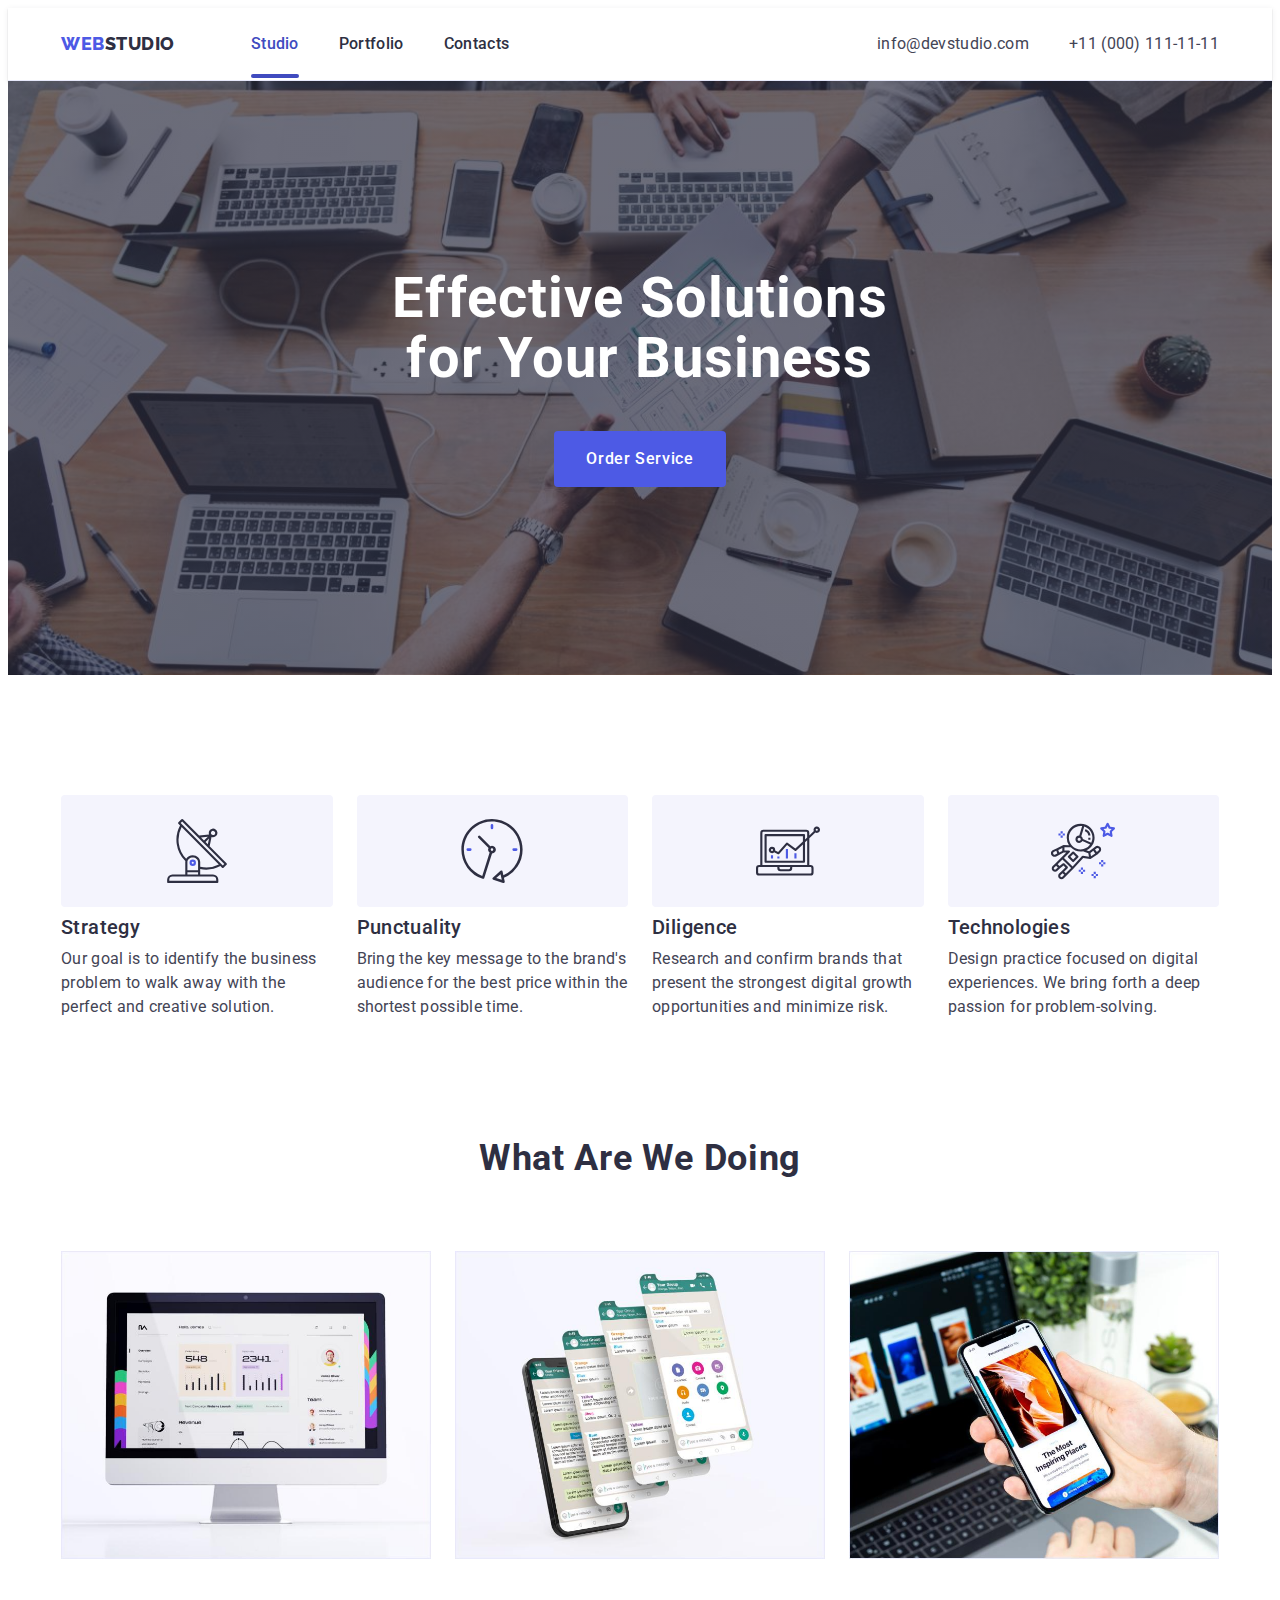
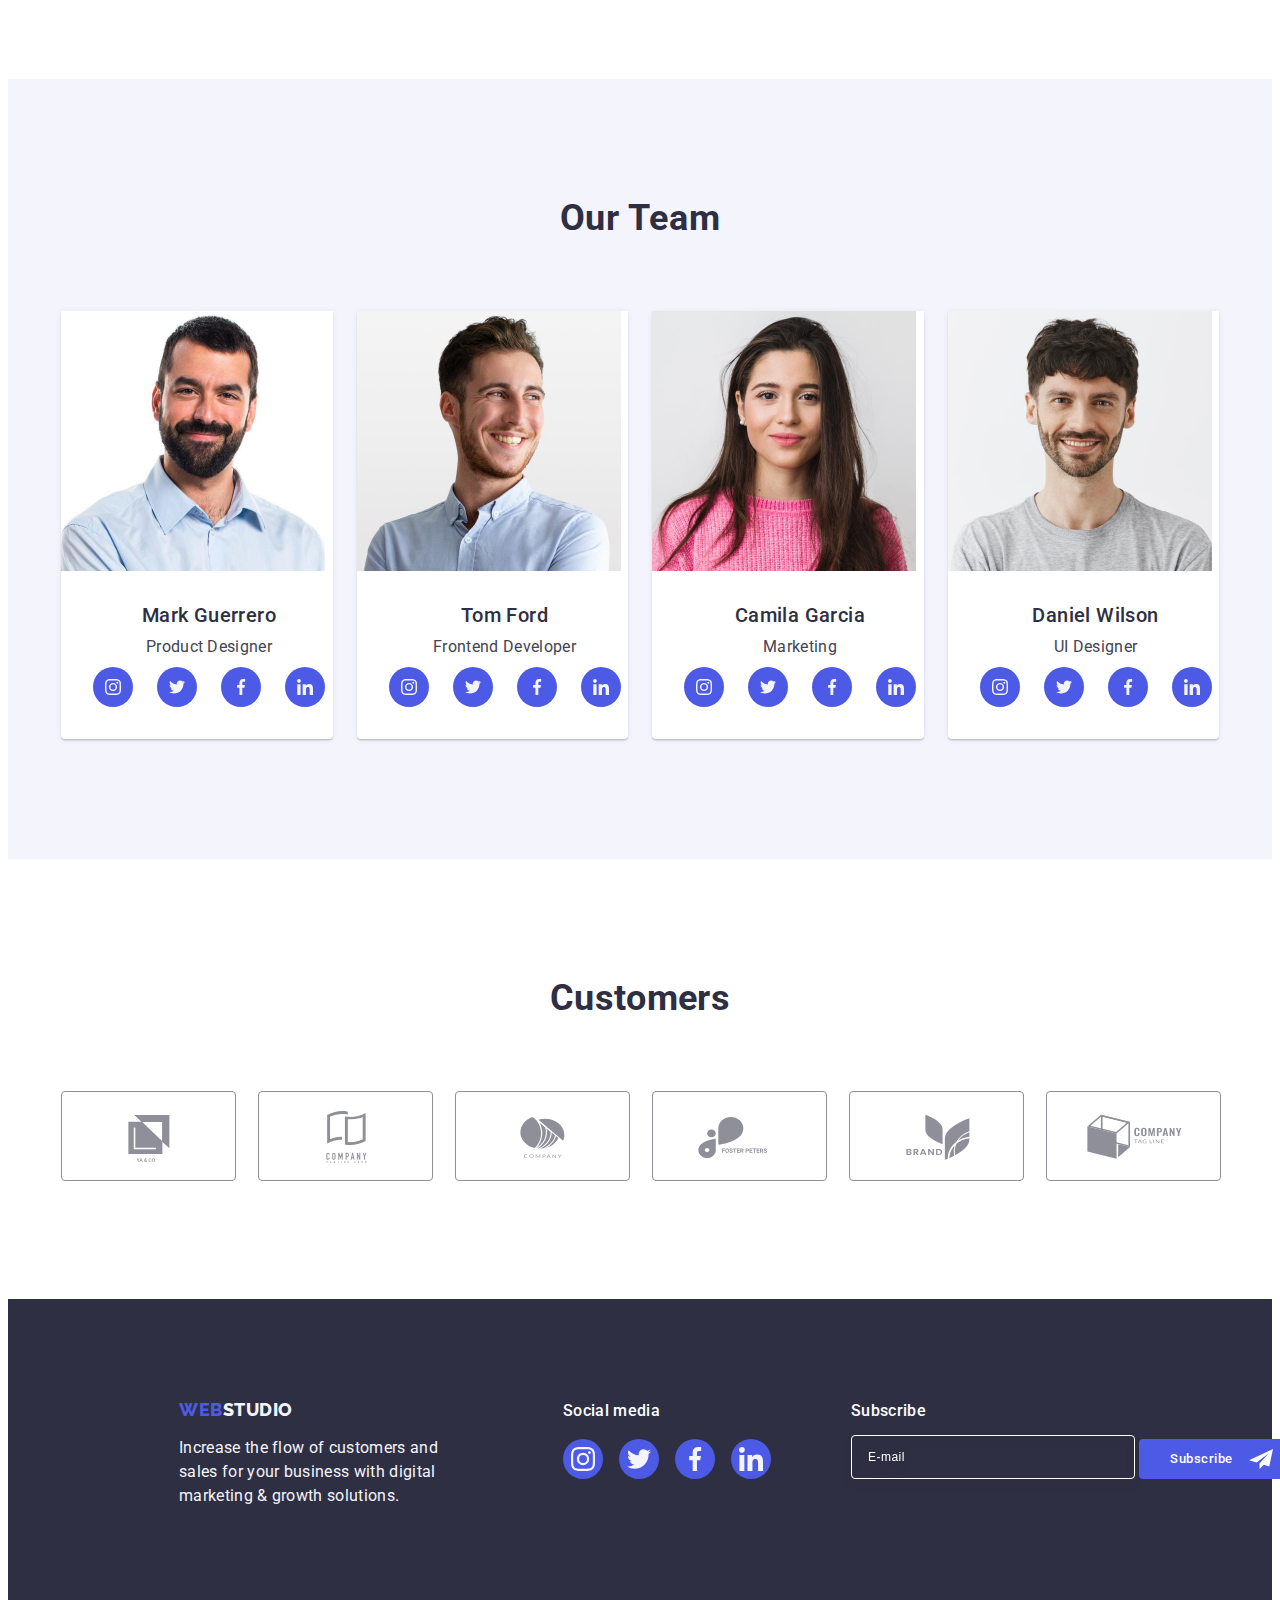
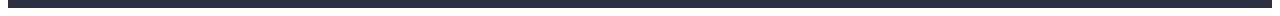
<file: index.html>
<!DOCTYPE html>
<html lang="en">
  <head>
    <meta charset="UTF-8" />
    <meta http-equiv="X-UA-Compatible" content="IE=edge" />
    <meta name="viewport" content="width=device-width, initial-scale=1.0" />
    <title>studio</title>
    <link rel="preconnect" href="https://fonts.googleapis.com" />
    <link rel="preconnect" href="https://fonts.gstatic.com" crossorigin />
    <link
      href="https://fonts.googleapis.com/css2?family=Raleway:wght@700&family=Roboto:wght@400;500;700;900&display=swap"
      rel="stylesheet"
    />
    <link
      rel="stylesheet"
      href="https://cdnjs.cloudflare.com/ajax/libs/modern-normalize/2.0.0/modern-normalize.min.css"
      integrity="sha512-4xo8blKMVCiXpTaLzQSLSw3KFOVPWhm/TRtuPVc4WG6kUgjH6J03IBuG7JZPkcWMxJ5huwaBpOpnwYElP/m6wg=="
      crossorigin="anonymous"
      referrerpolicy="no-referrer"
    />
    <link rel="stylesheet" href="./css/styles.css" />
  </head>
  <body>
    <header class="header">
      <div class="container">
        <nav class="header-nav">
          <a class="logo link logo-header" href="/"
            >Web<span class="logo-dark">Studio</span>
          </a>

          <ul class="header-list list">
            <li class="header-item">
              <a class="header-link current-page link" href="./index.html"
                >Studio</a
              >
            </li>
            <li class="header-item">
              <a class="header-link link" href="./portfolio.html">Portfolio</a>
            </li>
            <li class="header-item">
              <a class="header-link link" href="">Contacts</a>
            </li>
          </ul>
        </nav>

        <address class="contacts">
          <ul class="header-contact-list list">
            <li class="header-contact-item">
              <a
                class="header-contact-link link"
                href="mailto:info@devstudio.com"
                >info@devstudio.com</a
              >
            </li>
            <li class="header-contact-item">
              <a class="header-contact-link link" href="tel:+110001111111"
                >+11 (000) 111-11-11</a
              >
            </li>
          </ul>
        </address>
      </div>
    </header>

    <main>
      <section class="hero">
        <div class="container container-hero">
          <h1 class="hero-title">Effective Solutions for Your Business</h1>
          <button type="button" class="hero-button buttons" data-modal-open>
            Order Service
          </button>
        </div>
      </section>

      <section class="skills">
        <div class="container container-skills">
          <h2 class="ivh-title visually-hidden">stealth header</h2>
          <ul class="list-skills list">
            <li class="item-skills">
              <div class="container-skills-icons">
                <svg class="skills-icon" width="64" height="64">
                  <use href="./images/icons.svg#icon-antenna"></use>
                </svg>
              </div>
              <h3 class="skills-header top-header">Strategy</h3>
              <p class="skills-description text">
                Our goal is to identify the business problem to walk away with
                the perfect and creative solution.
              </p>
            </li>
            <li class="item-skills">
              <div class="container-skills-icons">
                <svg class="skills-icon" width="64" height="64">
                  <use href="./images/icons.svg#icon-clock"></use>
                </svg>
              </div>
              <h3 class="skills-header top-header">Punctuality</h3>
              <p class="skills-description text">
                Bring the key message to the brand's audience for the best price
                within the shortest possible time.
              </p>
            </li>
            <li class="item-skills">
              <div class="container-skills-icons">
                <svg class="skills-icon" width="64" height="64">
                  <use href="./images/icons.svg#icon-diagram"></use>
                </svg>
              </div>
              <h3 class="skills-header top-header">Diligence</h3>
              <p class="skills-description text">
                Research and confirm brands that present the strongest digital
                growth opportunities and minimize risk.
              </p>
            </li>
            <li class="item-skills">
              <div class="container-skills-icons">
                <svg class="skills-icon" width="64" height="64">
                  <use href="./images/icons.svg#icon-astronaut"></use>
                </svg>
              </div>
              <h3 class="skills-header top-header">Technologies</h3>
              <p class="skills-description text">
                Design practice focused on digital experiences. We bring forth a
                deep passion for problem-solving.
              </p>
            </li>
          </ul>
        </div>
      </section>

      <section class="wedoing">
        <div class="container container-wedoing">
          <h2 class="wedoing-header section-header">What are we doing</h2>
          <ul class="wedoing-list list">
            <li class="wedoing-item">
              <img
                src="./images/index/analitycs.jpg"
                alt="screen with analytics information"
                width="370"
                class="wedoing-pic"
              />
            </li>
            <li class="wedoing-item">
              <img
                src="./images/index/mobile_apps.jpg"
                alt="proces of mobile apps developing"
                width="370"
                class="wedoing-pic"
              />
            </li>
            <li class="wedoing-item">
              <img
                src="./images/index/ui_design.jpg"
                alt="demonstration of ui design"
                width="370"
                class="wedoing-pic"
              />
            </li>
          </ul>
        </div>
      </section>

      <section class="team">
        <div class="container container-team">
          <h2 class="team-header section-header">Our Team</h2>
          <ul class="team-list list">
            <li class="team-item">
              <img
                src="./images/index/product_designer.jpg"
                alt="a men hwo are product Designer"
                width="270"
                class="team-pic"
              />
              <div class="container container-members">
                <h3 class="team-header-name top-header">Mark Guerrero</h3>
                <p class="team-paragraph text">Product Designer</p>
                <ul class="soc-team-list list">
                  <li class="soc-team-item">
                    <a href="" class="soc-link-team">
                      <svg class="team-icon" width="16" height="16">
                        <use href="./images/icons.svg#icon-instagram"></use>
                      </svg>
                    </a>
                  </li>
                  <li class="soc-team-item">
                    <a href="" class="soc-link-team">
                      <svg class="team-icon" width="16" height="16">
                        <use href="./images/icons.svg#icon-twitter"></use>
                      </svg>
                    </a>
                  </li>
                  <li class="soc-team-item">
                    <a href="" class="soc-link-team">
                      <svg class="team-icon" width="16" height="16">
                        <use href="./images/icons.svg#icon-facebook"></use>
                      </svg>
                    </a>
                  </li>
                  <li class="soc-team-item">
                    <a href="" class="soc-link-team">
                      <svg class="team-icon" width="16" height="16">
                        <use href="./images/icons.svg#icon-linkedin"></use>
                      </svg>
                    </a>
                  </li>
                </ul>
              </div>
            </li>
            <li class="team-item">
              <img
                src="./images/index/frontend_developer.jpg"
                alt="a men hwo are frontend developer"
                width="270"
                class="team-pic"
              />
              <div class="container container-members">
                <h3 class="team-header-name top-header">Tom Ford</h3>
                <p class="team-paragraph text">Frontend Developer</p>
                <ul class="soc-team-list list">
                  <li class="soc-team-item">
                    <a href="" class="soc-link-team">
                      <svg class="team-icon" width="16" height="16">
                        <use href="./images/icons.svg#icon-instagram"></use>
                      </svg>
                    </a>
                  </li>
                  <li class="soc-team-item">
                    <a href="" class="soc-link-team">
                      <svg class="team-icon" width="16" height="16">
                        <use href="./images/icons.svg#icon-twitter"></use>
                      </svg>
                    </a>
                  </li>
                  <li class="soc-team-item">
                    <a href="" class="soc-link-team">
                      <svg class="team-icon" width="16" height="16">
                        <use href="./images/icons.svg#icon-facebook"></use>
                      </svg>
                    </a>
                  </li>
                  <li class="soc-team-item">
                    <a href="" class="soc-link-team">
                      <svg class="team-icon" width="16" height="16">
                        <use href="./images/icons.svg#icon-linkedin"></use>
                      </svg>
                    </a>
                  </li>
                </ul>
              </div>
            </li>
            <li class="team-item">
              <img
                src="./images/index/marketing.jpg"
                alt="a woman who are into marketing"
                width="270"
                class="team-pic"
              />
              <div class="container container-members">
                <h3 class="team-header-name top-header">Camila Garcia</h3>
                <p class="team-paragraph text">Marketing</p>
                <ul class="soc-team-list list">
                  <li class="soc-team-item">
                    <a href="" class="soc-link-team">
                      <svg class="team-icon" width="16" height="16">
                        <use href="./images/icons.svg#icon-instagram"></use>
                      </svg>
                    </a>
                  </li>
                  <li class="soc-team-item">
                    <a href="" class="soc-link-team">
                      <svg class="team-icon" width="16" height="16">
                        <use href="./images/icons.svg#icon-twitter"></use>
                      </svg>
                    </a>
                  </li>
                  <li class="soc-team-item">
                    <a href="" class="soc-link-team">
                      <svg class="team-icon" width="16" height="16">
                        <use href="./images/icons.svg#icon-facebook"></use>
                      </svg>
                    </a>
                  </li>
                  <li class="soc-team-item">
                    <a href="" class="soc-link-team">
                      <svg class="team-icon" width="16" height="16">
                        <use href="./images/icons.svg#icon-linkedin"></use>
                      </svg>
                    </a>
                  </li>
                </ul>
              </div>
            </li>
            <li class="team-item">
              <img
                src="./images/index/ui_designer.jpg"
                alt="a men who are ui designer"
                width="270"
                class="team-pic"
              />
              <div class="container container-members">
                <h3 class="team-header-name top-header">Daniel Wilson</h3>
                <p class="team-paragraph text">UI Designer</p>
                <ul class="soc-team-list list">
                  <li class="soc-team-item">
                    <a href="" class="soc-link-team">
                      <svg class="team-icon" width="16" height="16">
                        <use href="./images/icons.svg#icon-instagram"></use>
                      </svg>
                    </a>
                  </li>
                  <li class="soc-team-item">
                    <a href="" class="soc-link-team">
                      <svg class="team-icon" width="16" height="16">
                        <use href="./images/icons.svg#icon-twitter"></use>
                      </svg>
                    </a>
                  </li>
                  <li class="soc-team-item">
                    <a href="" class="soc-link-team">
                      <svg class="team-icon" width="16" height="16">
                        <use href="./images/icons.svg#icon-facebook"></use>
                      </svg>
                    </a>
                  </li>
                  <li class="soc-team-item">
                    <a href="" class="soc-link-team">
                      <svg class="team-icon" width="16" height="16">
                        <use href="./images/icons.svg#icon-linkedin"></use>
                      </svg>
                    </a>
                  </li>
                </ul>
              </div>
            </li>
          </ul>
        </div>
      </section>

      <section class="customers-section">
        <div class="container container-customers">
          <h2 class="title-customers">Customers</h2>
          <ul class="list-customers">
            <li class="item-customers">
              <a class="link-customers" href="">
                <svg class="icon-customers" width="104" height="56">
                  <use href="./images/icons.svg#icon-client1"></use>
                </svg>
              </a>
            </li>
            <li class="item-customers">
              <a class="link-customers" href="">
                <svg class="icon-customers" width="104" height="56">
                  <use href="./images/icons.svg#icon-client2"></use>
                </svg>
              </a>
            </li>
            <li class="item-customers">
              <a class="link-customers" href="">
                <svg class="icon-customers" width="104" height="56">
                  <use href="./images/icons.svg#icon-client3"></use>
                </svg>
              </a>
            </li>
            <li class="item-customers">
              <a class="link-customers" href="">
                <svg class="icon-customers" width="104" height="56">
                  <use href="./images/icons.svg#icon-client4"></use>
                </svg>
              </a>
            </li>
            <li class="item-customers">
              <a class="link-customers" href="">
                <svg class="icon-customers" width="104" height="56">
                  <use href="./images/icons.svg#icon-client5"></use>
                </svg>
              </a>
            </li>
            <li class="item-customers">
              <a class="link-customers" href="">
                <svg class="icon-customers" width="104" height="56">
                  <use href="./images/icons.svg#icon-client6"></use>
                </svg>
              </a>
            </li>
          </ul>
        </div>
      </section>
    </main>

    <footer class="footer">
      <div class="container footer-logo-container">
        <div class="footer-first-container">
          <a class="logo-footer logo link" href="/"
            >Web<span class="logo-footer logo-white">Studio</span>
          </a>
          <p class="footer-paragraph">
            Increase the flow of customers and sales for your business with
            digital marketing & growth solutions.
          </p>
        </div>

        <div class="footer-icons-container">
          <p class="soc-footer-paragraph">Social media</p>
          <ul class="footer-soc-list">
            <li class="footer-soc-item">
              <a class="footer-soc-link" href="">
                <svg width="24" height="24" class="footer-icons">
                  <use href="./images/icons.svg#icon-instagram"></use>
                </svg>
              </a>
            </li>
            <li class="footer-soc-item">
              <a class="footer-soc-link" href="">
                <svg width="24" height="24" class="footer-icons">
                  <use href="./images/icons.svg#icon-twitter"></use>
                </svg>
              </a>
            </li>
            <li class="footer-soc-item">
              <a class="footer-soc-link" href="">
                <svg width="24" height="24" class="footer-icons">
                  <use href="./images/icons.svg#icon-facebook"></use>
                </svg>
              </a>
            </li>
            <li class="footer-soc-item">
              <a class="footer-soc-link" href="">
                <svg width="24" height="24" class="footer-icons">
                  <use href="./images/icons.svg#icon-linkedin"></use>
                </svg>
              </a>
            </li>
          </ul>
        </div>

        <div class="footer-container-form">
          <p class="footer-form-paragraph">Subscribe</p>
          <form class="footer-form">
            <label for="email" class="footer-label">
              <input type="email" name="email" placeholder="E-mail" id="email" class="footer-input">
            </label>
            <button type="submit" class="footer-form-button">Subscribe
              <svg class="subscribe-footer-img" width="24" height="24">
                <use class="footer-airplane" href="./images/icons.svg#icon-airplane"></use>
              </svg>
            </button>
          </form>
        </div>
      </div>
    </footer>

    <div class="modal-section is-hidden" data-modal>
      <div class="modal-window">
        <button type="button" data-modal-close class="modal-button-close">
          <svg class="modal-icon-close mod-ic-close" width="8" height="8">
            <use href="./images/icons.svg#icon-close-black"></use>
          </svg>
        </button>

        <p class="modal-title">Leave your contacts and we will call you back</p>
        <form class="modal-form">

          <div class="modal-container">
            <label for="user-name" class="label-modal">Name</label>
            <div class="svg-label-modal">
              <input
                type="text"
                name="user-name"
                class="user-data"
                id="user-name"
              />
              <svg width="18" height="24" class="input-svg-modal">
                <use href="./images/icons.svg#icon-person"></use>
              </svg>
            </div>
            </div>

            <div class="modal-container">
            <label for="user-phone" class="label-modal">Phone</label>
            <div class="svg-label-modal">
              <input
                type="text"
                name="user-phone"
                class="user-data"
                id="user-phone"
              />
              <svg width="18" height="24" class="input-svg-modal">
                <use href="./images/icons.svg#icon-phone"></use>
              </svg>
            </div>
            </div>

            <div class="modal-container">
            <label for="user-email" class="label-modal">Email</label>
            <div class="svg-label-modal">
              <input
                type="text"
                name="user-email"
                class="user-data"
                id="user-email"
              />
              <svg width="18" height="24" class="input-svg-modal">
                <use href="./images/icons.svg#icon-email"></use>
              </svg>
            </div>
            </div>

            <div class="textarea-container">
              <label for="user-comment" class="label-modal">Comment</label>
              <textarea 
              class="user-textarea"
              name="user-comment" 
              id="user-comment" 
              placeholder="Text input" 
              cols="30" 
              rows="10"></textarea>
            </div>

            <div class="modal-checkbox-container">
              <input type="checkbox" id="user-privacy" value="true" name="user-privacy" class="modal-checkbox-input visually-hidden">
              <label for="user-privacy" class="modal-checkbox-label">
                <span class="mod-checkbox-span">
                  <svg width="10" height="8" class="modal-svg-vector">
                    <use href="./images/icons.svg#icon-vector"></use>
                  </svg>
                </span>
                I accept the terms and conditions of the
                <a href="" class="modal-privacy">Privacy Policy</a>
              </label>
            </div>

            <button type="submit" class="modal-send">Send</button>
        </form>
      </div>
    </div>
    <script src="./js/modal.js"></script>
  </body>
</html>
</file>
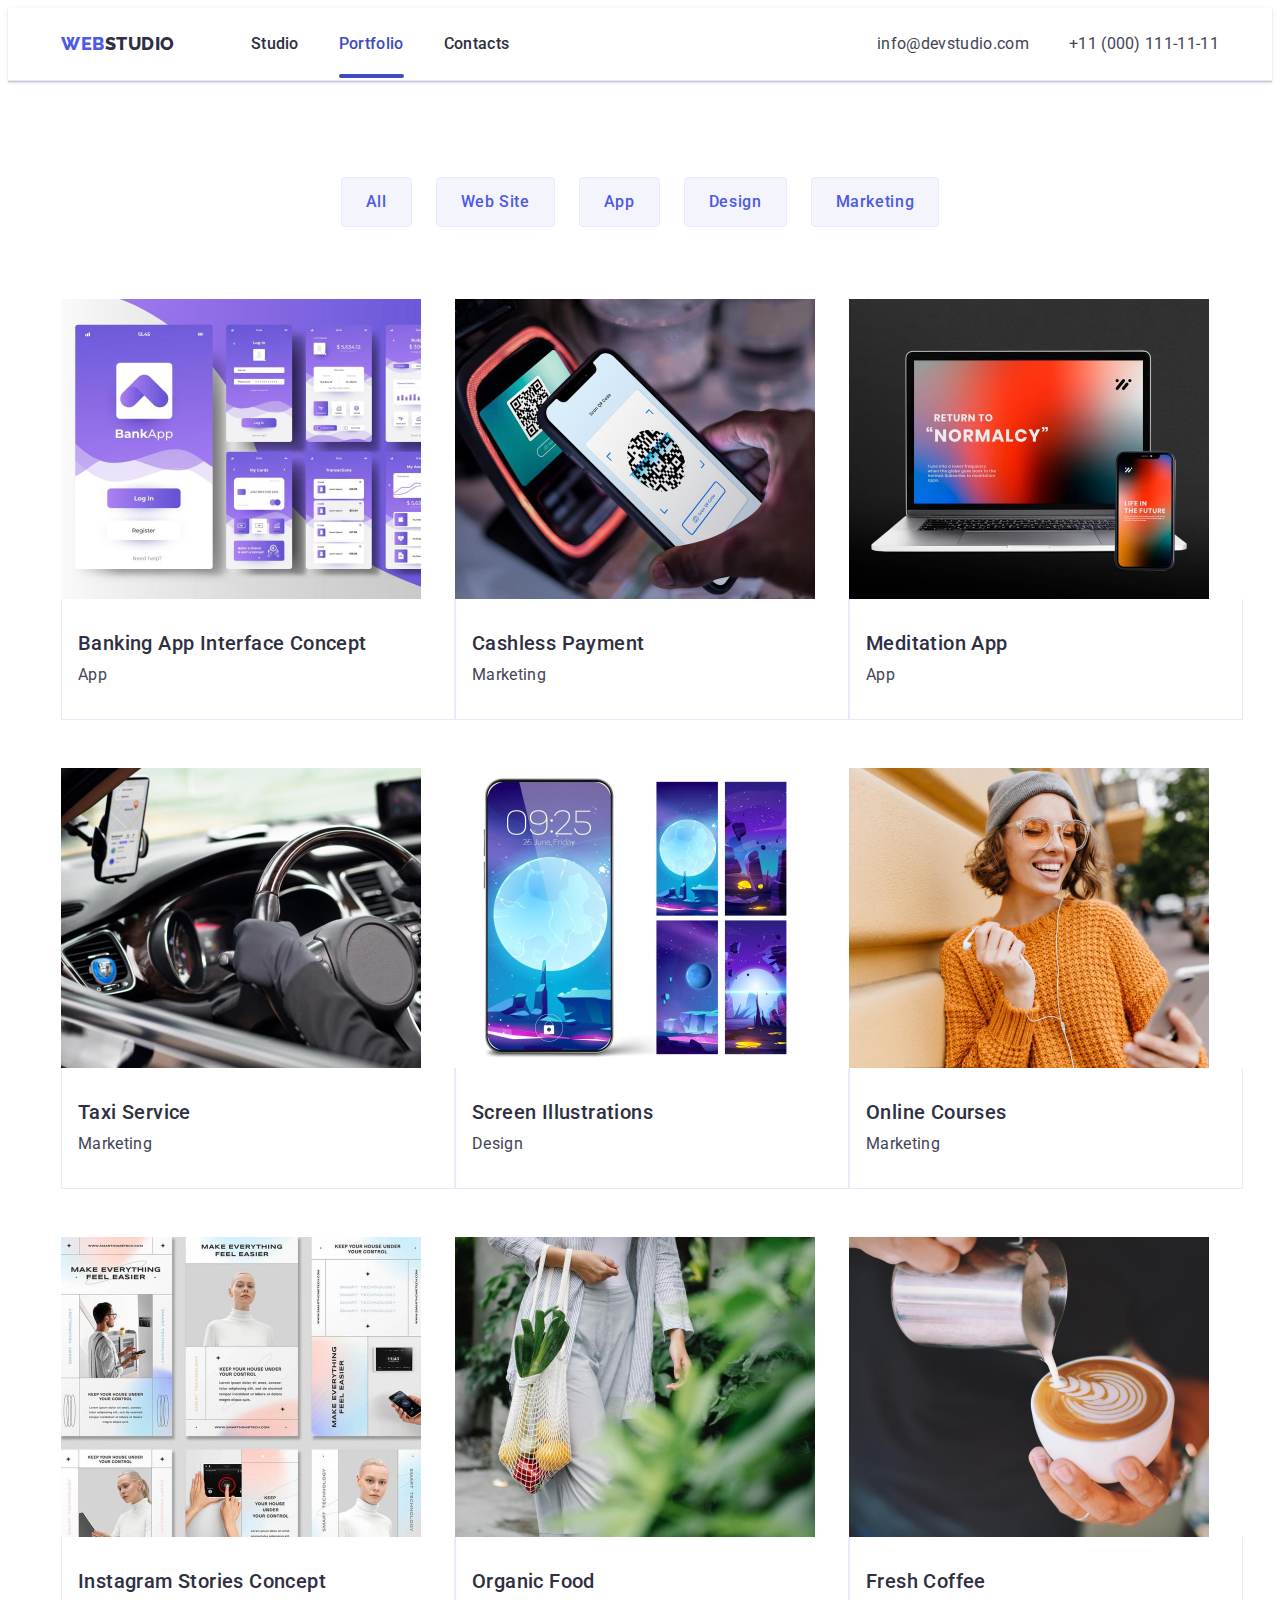
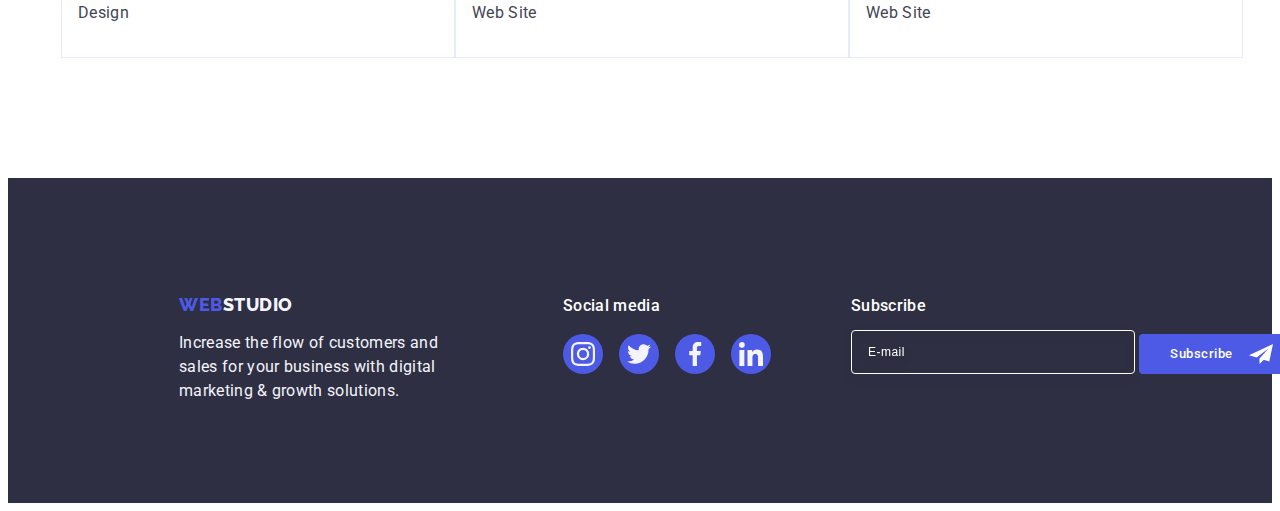
<file: portfolio.html>
<!DOCTYPE html>
<html lang="en">
  <head>
    <meta charset="UTF-8" />
    <meta http-equiv="X-UA-Compatible" content="IE=edge" />
    <meta name="viewport" content="width=device-width, initial-scale=1.0" />
    <title>portfolio</title>
    <link rel="preconnect" href="https://fonts.googleapis.com" />
    <link rel="preconnect" href="https://fonts.gstatic.com" crossorigin />
    <link
      href="https://fonts.googleapis.com/css2?family=Raleway:wght@700&family=Roboto:wght@400;500;700;900&display=swap"
      rel="stylesheet"
    />
    <link
      rel="stylesheet"
      href="https://cdnjs.cloudflare.com/ajax/libs/modern-normalize/2.0.0/modern-normalize.min.css"
      integrity="sha512-4xo8blKMVCiXpTaLzQSLSw3KFOVPWhm/TRtuPVc4WG6kUgjH6J03IBuG7JZPkcWMxJ5huwaBpOpnwYElP/m6wg=="
      crossorigin="anonymous"
      referrerpolicy="no-referrer"
    />
    <link rel="stylesheet" href="./css/styles.css" />
  </head>
  <body class="portfolio">
    <header class="header">
      <div class="container header-container">
        <nav class="header-nav">
          <a class="logo link logo-header" href="/"
            >Web<span class="logo-dark">Studio</span>
          </a>

          <ul class="header-list list">
            <li class="header-item">
              <a class="header-link link" href="./index.html">Studio</a>
            </li>
            <li class="header-item">
              <a class="header-link current-page link" href="./portfolio.html"
                >Portfolio</a
              >
            </li>
            <li class="header-item">
              <a class="header-link link" href="">Contacts</a>
            </li>
          </ul>
        </nav>

        <address class="contacts">
          <ul class="header-contact-list list">
            <li class="header-contact-item">
              <a
                class="header-contact-link link"
                href="mailto:info@devstudio.com"
                >info@devstudio.com</a
              >
            </li>
            <li class="header-contact-item">
              <a class="header-contact-link link" href="tel:+110001111111"
                >+11 (000) 111-11-11</a
              >
            </li>
          </ul>
        </address>
      </div>
    </header>

    <main>
      <section class="projects">
        <div class="container">
          <h1 class="vh-title visually-hidden">lels</h1>
          <ul class="projects-list-buttons list">
            <li class="project-item-buttons">
              <button type="button" class="project-button buttons">All</button>
            </li>
            <li class="project-item-buttons">
              <button type="button" class="project-button buttons">
                Web Site
              </button>
            </li>
            <li class="project-item-buttons">
              <button type="button" class="project-button buttons">App</button>
            </li>
            <li class="project-item-buttons">
              <button type="button" class="project-button buttons">
                Design
              </button>
            </li>
            <li class="project-item-buttons">
              <button type="button" class="project-button buttons">
                Marketing
              </button>
            </li>
          </ul>

          <ul class="projects-list list">
            <li class="projects-item">
              <a class="project-link link" href="/">
                <div class="project-img-container">
                  <img
                    src="./images/portfolio/banking_app.jpg"
                    alt="image of Banking App Interface Concept"
                    width="370"
                    class="portfolio-pic"
                  />
                  <p class="animation-paragraph">
                    14 Stylish and User-Friendly App Design Concepts · Task
                    Manager App · Calorie Tracker App · Exotic Fruit Ecommerce
                    App · Cloud Storage App
                  </p>
                </div>
                <div class="container container-project">
                  <h2 class="project-header top-header">
                    Banking App Interface Concept
                  </h2>
                  <p class="project-paragraph">App</p>
                </div>
              </a>
            </li>
            <li class="projects-item">
              <a class="project-link link" href="/">
                <div class="project-img-container">
                  <img
                    src="./images/portfolio/cashless_payment.jpg"
                    alt="image of Cashless Payment"
                    width="370"
                    class="portfolio-pic"
                  />
                  <p class="animation-paragraph">
                    14 Stylish and User-Friendly App Design Concepts · Task
                    Manager App · Calorie Tracker App · Exotic Fruit Ecommerce
                    App · Cloud Storage App
                  </p>
                </div>
                <div class="container container-project">
                  <h2 class="project-header top-header">Cashless Payment</h2>
                  <p class="project-paragraph">Marketing</p>
                </div>
              </a>
            </li>
            <li class="projects-item">
              <a class="project-link link" href="/">
                <div class="project-img-container">
                  <img
                    src="./images/portfolio/meditation_app.jpg"
                    alt="image of Meditation App"
                    width="370"
                    class="portfolio-pic"
                  />
                  <p class="animation-paragraph">
                    14 Stylish and User-Friendly App Design Concepts · Task
                    Manager App · Calorie Tracker App · Exotic Fruit Ecommerce
                    App · Cloud Storage App
                  </p>
                </div>
                <div class="container container-project">
                  <h2 class="project-header top-header">Meditation App</h2>
                  <p class="project-paragraph">App</p>
                </div>
              </a>
            </li>
            <li class="projects-item">
              <a class="project-link link" href="/">
                <div class="project-img-container">
                  <img
                    src="./images/portfolio/taxi_service.jpg"
                    alt="image of using Taxi Service app in car"
                    width="370"
                    class="portfolio-pic"
                  />
                  <p class="animation-paragraph">
                    14 Stylish and User-Friendly App Design Concepts · Task
                    Manager App · Calorie Tracker App · Exotic Fruit Ecommerce
                    App · Cloud Storage App
                  </p>
                </div>
                <div class="container container-project">
                  <h2 class="project-header top-header">Taxi Service</h2>
                  <p class="project-paragraph">Marketing</p>
                </div>
              </a>
            </li>
            <li class="projects-item">
              <a class="project-link link" href="/">
                <div class="project-img-container">
                  <img
                    src="./images/portfolio/screen_illustrations.jpg"
                    alt="image of Illustrations on phone screen"
                    width="370"
                    class="portfolio-pic"
                  />
                  <p class="animation-paragraph">
                    14 Stylish and User-Friendly App Design Concepts · Task
                    Manager App · Calorie Tracker App · Exotic Fruit Ecommerce
                    App · Cloud Storage App
                  </p>
                </div>
                <div class="container container-project">
                  <h2 class="project-header top-header">
                    Screen Illustrations
                  </h2>
                  <p class="project-paragraph">Design</p>
                </div>
              </a>
            </li>
            <li class="projects-item">
              <a class="project-link link" href="/">
                <div class="project-img-container">
                  <img
                    src="./images/portfolio/online_courses.jpg"
                    alt="image of Online Courses proces"
                    width="370"
                    class="portfolio-pic"
                  />
                  <p class="animation-paragraph">
                    14 Stylish and User-Friendly App Design Concepts · Task
                    Manager App · Calorie Tracker App · Exotic Fruit Ecommerce
                    App · Cloud Storage App
                  </p>
                </div>
                <div class="container container-project">
                  <h2 class="project-header top-header">Online Courses</h2>
                  <p class="project-paragraph">Marketing</p>
                </div>
              </a>
            </li>
            <li class="projects-item">
              <a class="project-link link" href="/">
                <div class="project-img-container">
                  <img
                    src="./images/portfolio/instagram_stories.jpg"
                    alt="image of Instagram Stories Concepts"
                    width="370"
                    class="portfolio-pic"
                  />
                  <p class="animation-paragraph">
                    14 Stylish and User-Friendly App Design Concepts · Task
                    Manager App · Calorie Tracker App · Exotic Fruit Ecommerce
                    App · Cloud Storage App
                  </p>
                </div>
                <div class="container container-project">
                  <h2 class="project-header top-header">
                    Instagram Stories Concept
                  </h2>
                  <p class="project-paragraph">Design</p>
                </div>
              </a>
            </li>
            <li class="projects-item">
              <a class="project-link link" href="/">
                <div class="project-img-container">
                  <img
                    src="./images/portfolio/organic_food.jpg"
                    alt="image of Organic Food in bag"
                    width="370"
                    class="portfolio-pic"
                  />
                  <p class="animation-paragraph">
                    14 Stylish and User-Friendly App Design Concepts · Task
                    Manager App · Calorie Tracker App · Exotic Fruit Ecommerce
                    App · Cloud Storage App
                  </p>
                </div>
                <div class="container container-project">
                  <h2 class="project-header top-header">Organic Food</h2>
                  <p class="project-paragraph">Web Site</p>
                </div>
              </a>
            </li>
            <li class="projects-item">
              <a class="project-link link" href="/">
                <div class="project-img-container">
                  <img
                    src="./images/portfolio/fresh_coffe.jpg"
                    alt="image of making a latte"
                    width="370"
                    class="portfolio-pic"
                  />
                  <p class="animation-paragraph">
                    14 Stylish and User-Friendly App Design Concepts · Task
                    Manager App · Calorie Tracker App · Exotic Fruit Ecommerce
                    App · Cloud Storage App
                  </p>
                </div>
                <div class="container container-project">
                  <h2 class="project-header top-header">Fresh Coffee</h2>
                  <p class="project-paragraph">Web Site</p>
                </div>
              </a>
            </li>
          </ul>
        </div>
      </section>
    </main>

    <footer class="footer">
      <div class="container footer-logo-container">
        <div class="footer-first-container">
          <a class="logo-footer logo link" href="/"
            >Web<span class="logo-footer logo-white">Studio</span>
          </a>
          <p class="footer-paragraph">
            Increase the flow of customers and sales for your business with
            digital marketing & growth solutions.
          </p>
        </div>

        <div class="footer-icons-container">
          <p class="soc-footer-paragraph footer-paragraph">Social media</p>
          <ul class="footer-soc-list">
            <li class="footer-soc-item">
              <a class="footer-soc-link" href="">
                <svg width="24" height="24" class="footer-icons">
                  <use href="./images/icons.svg#icon-instagram"></use>
                </svg>
              </a>
            </li>
            <li class="footer-soc-item">
              <a class="footer-soc-link" href="">
                <svg width="24" height="24" class="footer-icons">
                  <use href="./images/icons.svg#icon-twitter"></use>
                </svg>
              </a>
            </li>
            <li class="footer-soc-item">
              <a class="footer-soc-link" href="">
                <svg width="24" height="24" class="footer-icons">
                  <use href="./images/icons.svg#icon-facebook"></use>
                </svg>
              </a>
            </li>
            <li class="footer-soc-item">
              <a class="footer-soc-link" href="">
                <svg width="24" height="24" class="footer-icons">
                  <use href="./images/icons.svg#icon-linkedin"></use>
                </svg>
              </a>
            </li>
          </ul>
        </div>

        <div class="footer-container-form">
          <p class="footer-form-paragraph">Subscribe</p>
          <form class="footer-form">
            <label for="email" class="footer-label">
              <input type="email" name="email" placeholder="E-mail" id="email" class="footer-input">
            </label>
            <button type="submit" class="footer-form-button">Subscribe
              <svg class="subscribe-footer-img" width="24" height="24">
                <use class="footer-airplane" href="./images/icons.svg#icon-airplane"></use>
              </svg>
            </button>
          </form>
        </div>
      </div>
    </footer>
  </body>
</html>
</file>
<file: css/styles.css>
:root {
    --primary-brand: #4D5AE5;
    --pressed-state: #404BBF;
    --dark: #2E2F42;
    --success: #31D0AA;
    --text: #434455;
    --subtle-text: #8E8F99;
    --accent: #E7E9FC;
    --light: #F4F4FD;
    --modal-overlay: #2E2F42 0.4;
    --hero-background: #2E2F42 0.7;
    --white-background: #FFFFFF;
    --modal-background: #FCFCFC;
    --smooth-transition: background-color 250ms cubic-bezier(0.4, 0, 0.2, 1);
    --smooth-transition-color: color 250ms cubic-bezier(0.4, 0, 0.2, 1);
}

body {
    font-family: 'Roboto', sans-serif;
    font-size: 16px;
    line-height: 1.5;
    letter-spacing: 0.02em;
    color: var(--text);
    background-color: var(--white-background);
}

p,
h1,
h2,
h3,
h4,
h5,
h6 {
    margin: 0;
}

ul,
ol {
    margin: 0;
    padding: 0;
}

img {
    display: block
}



.contacts {
    margin-left: auto;
    font-style: normal;
    display: flex;
    align-items: center;

}

.list {
    list-style: none;
}

/* logo */

.logo {
    font-family: 'Raleway', sans-serif;
    font-weight: 800;
    font-size: 18px;
    line-height: 1.17;
    letter-spacing: 0.03em;
    text-transform: uppercase;
    word-spacing: 0em;
    color: var(--primary-brand);
}


.logo-dark {
    color: var(--dark);
}

.logo-white {
    color: var(--light);
}

/* links */

.link {
    text-decoration: none;
}

.link:is(:hover,:focus) {
    color:var(--pressed-state);
}

/* 4 section */

.team {
    background-color: var(--light);
    padding: 120px 0;
}



/* headers */

.hero-title {
    font-size: 56px;
    line-height: 1.07;
    letter-spacing: 0.02em;
    color: var(--white-background);
    text-align: center;
    margin-bottom: 42px;
    max-width: 496px;
}

.section-header {
    font-size: 36px;
    line-height: 1.11;
    text-transform: capitalize;
    letter-spacing: 0.02em;
    color: var(--dark);
    text-align: center;
}



.top-header {
    font-weight: 500;
    font-size: 20px;
    line-height: 1.2;
    letter-spacing: 0.02em;
    color: var(--dark);
}

.footer-paragraph {
    color: var(--light);
    max-width: 264px;
    margin-top: 16px;
}


.header-contact-link {
    color: var(--text);
}

.hero {
    background-color: var(--dark);
    padding: 188px 0;
    margin: 0 auto;
    max-width: 1440px;
    background-image: linear-gradient(rgba(46, 47, 66, 0.7), rgba(46, 47, 66, 0.7)), url(../images/index/people-office-bcg.jpg);
    background-repeat: no-repeat;
    background-position: center;
    background-size: cover;
}

.footer {
    background-color: var(--dark);
    padding: 100px 156px;
}


/* buttons */

.buttons {
    cursor: pointer;
    font-family: 'Roboto', sans-serif;
    font-weight: 500;
    font-size: 16px;
    line-height: 1.5;
    letter-spacing: 0.04em;
}

.hero-button {
    background-color: var(--primary-brand);
    color: var(--white-background);
    border-radius: 4px;
    padding: 16px 32px;
    min-width: 169px;
    height: 56px;
    border: none;
    display: block;
    transition: background-color 250ms cubic-bezier(0.4, 0, 0.2, 1);
}

.hero-button:is(:hover,:focus) {
    background-color: var(--pressed-state);
}

/* portfolio */

.project-button {
    background-color: var(--light);
    color: var(--primary-brand);
    transition: color 250ms cubic-bezier(0.4, 0, 0.2, 1),
        background-color 250ms cubic-bezier(0.4, 0, 0.2, 1),
        border-color 250ms cubic-bezier(0.4, 0, 0.2, 1),
        box-shadow 250ms cubic-bezier(0.4, 0, 0.2, 1);
}

.project-button:is(:hover,:focus) {
    background-color: var(--pressed-state);
    color: var(--white-background);
    border: 1px solid transparent;
    box-shadow: 0px 3px 1px rgba(0, 0, 0, 0.1),
        0px 2px 1px rgba(0, 0, 0, 0.08),
        0px 2px 2px rgba(0, 0, 0, 0.12);
}

.project-paragraph {
    color: var(--text);
}

.project-link {
    display: block;
    transition: box-shadow 250ms cubic-bezier(0.4, 0, 0.2, 1);

}

.project-link:is(:hover,:focus) {
    box-shadow: 0px 1px 6px rgba(46, 47, 66, 0.08),
        0px 1px 1px rgba(46, 47, 66, 0.16),
        0px 2px 1px rgba(46, 47, 66, 0.08);
}

/* module 3 index*/

.container {
    width: 1158px;
    padding: 0 15px;
    margin: 0 auto;
}

.header {
    padding: 24px 0;
    border-bottom: 1px solid var(--accent);
    box-shadow: 0px 2px 1px rgba(46, 47, 66, 0.08), 0px 1px 1px rgba(46, 47, 66, 0.16), 0px 1px 6px rgba(46, 47, 66, 0.08);
}

.skills {
    padding: 120px 0;
}

.skills-header {
    margin-bottom: 8px;
}

.wedoing {
    padding-bottom: 120px;
}

.wedoing-header {
    margin-bottom: 72px;
}

.team-header {
    margin-bottom: 72px;
}

.team-header-name {
    margin-bottom: 8px;
    text-align: center;
}

.team-paragraph {
    text-align: center;
    margin-bottom: 8px;
}

.logo-footer {
    display: inline-block;
}

/* module 3 portfolio */

.projects {
    padding: 96px 0 120px 0;
}

.projects-list-buttons {
    margin-bottom: 72px;
}

.project-button {
    border: 1px solid var(--accent);
    border-radius: 4px;
    padding: 12px 24px;
}

.header .container {
    display: flex;
}

.header-nav {
    display: flex;
    align-items: center;
}

.logo-header {
    margin-right: 76px;
}

.header-list {
    display: flex;
    gap: 40px;
}

.header-link {
    padding: 24px 0;
    font-weight: 500;
    color: var(--dark);
    transition: color 250ms cubic-bezier(0.4, 0, 0.2, 1);
}

.header-contact-list {
    gap: 40px;
    display: flex;
    align-items: center;
}

.header-container {
    display: flex;
    align-items: center;
}

/* hero section */

.container-hero {
    display: flex;
    flex-direction: column;
    align-items: center;
}


/* list sectiom */

.list-skills {
    display: flex;
    gap: 24px;
}

.item-skills {
    flex-basis: calc((100% - 3 * 24px) / 4)
}

/* wedoing section */

.wedoing-list {
    display: flex;
    gap: 24px;
}

.wedoing-item {
    width: calc((100% - 48px) / 3)
}

/* team section */

.team-list {
    display: flex;
    gap: 24px;
}

.team-item {
    background-color: var(--white-background);
    width: calc((100% - 72px) / 4);
    box-shadow: 0px 1px 6px rgba(46, 47, 66, 0.08), 0px 1px 1px rgba(46, 47, 66, 0.16), 0px 2px 1px rgba(46, 47, 66, 0.08);
    border-radius: 0px 0px 4px 4px;
}

.team-pic {
    max-width: 264px;
}

.container-members {
    padding: 32px 16px;
    max-width: 264px;
}

/* portfolio */

/* first section */

.projects-list-buttons {
    display: flex;
    justify-content: center;
    gap: 24px;
}

.projects-list {
    display: flex;
    flex-wrap: wrap;
    column-gap: 24px;
    row-gap: 48px;

}

.projects-item {
    width: calc((100% - 48px) / 3);
}

.container-project {
    padding: 32px 16px;
    border: 1px solid var(--accent);
    border-top: none;
    min-width: 360px;
    max-width: 360px;
}

.project-header {
    margin-bottom: 8px;
}

.portfolio-pic {
    max-width: 360px;
}

.visually-hidden {
    position: absolute;
    width: 1px;
    height: 1px;
    margin: -1px;
    border: 0;
    padding: 0;
    white-space: nowrap;
    clip-path: inset(100%);
    clip: rect(0 0 0 0);
    overflow: hidden;
}

/* svg icons */

.container-skills-icons {
    display: flex;
    align-items: center;
    justify-content: center;
    height: 112px;
    background-color: var(--light);
    border-radius: 4px;
    margin-bottom: 8px;
}

.soc-team-list {
    display: flex;
    justify-content: center;
    gap: 24px;
}

.soc-team-item {
    width: 40px;
    height: 40px;
}

.soc-link-team {
    width: 100%;
    height: 100%;
    background-color: var(--primary-brand);
    border-radius: 50%;
    display: flex;
    align-items: center;
    justify-content: center;
    transition: var(--smooth-transition);
}

.soc-link-team:is(:hover,:focus) {
    background-color: var(--pressed-state);
    
}

.team-icon {
    fill: var(--light);
}

.footer-first-container {
    display: flex;
    align-items: baseline;
    flex-direction: column;
    max-width: 264px;
    margin-right: 120px;
}

.soc-footer-paragraph {
    font-weight: 500;
    color: var(--white-background);
    margin-bottom: 16px;
}

.footer-soc-list {
    display: flex;
    gap: 16px;
    text-decoration: none;
}

.footer-soc-item {
    width: 40px;
    height: 40px;
    list-style: none;
}
.footer-soc-link {
    background-color: var(--primary-brand);
    border-radius: 50%;
    display: flex;
    align-items: center;
    justify-content: center;
    width: 100%;
    height: 100%;
    transition: background-color 250ms cubic-bezier(0.4, 0, 0.2, 1);
}

.footer-soc-link:is(:hover,:focus) {
    background-color: var(--success);
}

.footer-icons {
    fill: var(--light);
}

.footer-logo-container {
    display: flex;
    align-items: baseline;
    flex-direction: row;
    flex-wrap: nowrap;
}

/* customers section */

.customers-section {
    padding: 120px 0;
}

.title-customers {
    font-size: 36px;
    line-height: 1.11;
    color: var(--dark);
    margin-bottom: 72px;
    text-align: center;
}

.list-customers {
    display: flex;
    gap: 24px;
    list-style: none;
}

.item-customers {
    width: calc((100% - 120px) / 6);
    height: 88px;
}

.link-customers {
    height: 100%;
    width: 100%;
    color: var(--subtle-text);
    border: 1px solid var(--subtle-text);
    border-radius: 4px;
    display: flex;
    align-items: center;
    justify-content: center;
    transition: border-color 250ms cubic-bezier(0.4, 0, 0.2, 1), color 250ms cubic-bezier(0.4, 0, 0.2, 1);
}

.icon-customers {
    fill: currentColor;
}

.link-customers:is(:hover,:focus) {
    border-color: var(--pressed-state);
    color: var(--pressed-state);
}

.current-page {
    color: var(--pressed-state);
    position: relative;
}

.current-page::after {
    display: block;
    position: absolute;
    content: '';
    left: 0;
    bottom: -1px;
    height: 4px;
    width: 100%;
    background-color: var(--pressed-state);
    border-radius: 2px;
}

.header-item {
    position: relative;
}

.header-contact-link {
    transition: color 250ms cubic-bezier(0.4, 0, 0.2, 1);
}

/* MODAL window */

.modal-section {
    position: fixed;
    top: 0;
    left: 0;
    width: 100%;
    height: 100%;
    background-color: rgba(46, 47, 66, 0.4);
    transition: opacity 250ms cubic-bezier(0.4, 0, 0.2, 1), visibility 250ms cubic-bezier(0.4, 0, 0.2, 1);

}

.is-hidden {
    opacity: 0;
    visibility: hidden;
    pointer-events: none;
}

.modal-window{
    position: absolute;
    top: 50%;
    left: 50%;
    transform: translate(-50%, -50%) scale(1);
    width: 408px;
    min-height: 584px;
    background-color: var(--modal-background);
    box-shadow: 0px 1px 1px rgba(0, 0, 0, 0.14),
        0px 1px 3px rgba(0, 0, 0, 0.12),
        0px 2px 1px rgba(0, 0, 0, 0.2);
    border-radius: 4px;
    transition: transform 250ms cubic-bezier(0.4, 0, 0.2, 1);
    padding: 72px 24px 24px 24px;
}

.modal-form {
    width: 360px;
    height: 336px;
}

.modal-button-close {
    position: absolute;
    top: 24px;
    right: 24px;
    width: 24px;
    height: 24px;
    border-radius: 50%;
    display: flex;
    align-items: center;
    justify-content: center;
    background-color: var(--accent);
    border: 1px solid rgba(0, 0, 0, 0.1);
    padding: 0;
    cursor: pointer;
    transition: background-color 250ms cubic-bezier(0.4, 0, 0.2, 1), border 250ms cubic-bezier(0.4, 0, 0.2, 1);
}

.modal-button-close:is(:hover,:focus) {
    background-color: var(--pressed-state);
    border: none;
}
.modal-icon-close {
    transition: fill 250ms cubic-bezier(0.4, 0, 0.2, 1);
}

.modal-button-close:is(:hover,:focus) {
    fill: var(--white-background);
}

.project-img-container {
    position: relative;
    overflow: hidden;
}

.animation-paragraph {
    position: absolute;
    top: 0;
    font-size: 16px;
    line-height: 1.5;
    letter-spacing: 0.02em;
    color: var(--light);
    padding: 40px 32px;
    background-color: var(--primary-brand);
    height: 100%;
    width: 100%;
    transform: translateY(100%);
    transition: transform 250ms cubic-bezier(0.4, 0, 0.2, 1);
}

.project-link:is(:hover,:focus) .animation-paragraph {
    transform: translateY(0%);
}

/* forms */

.modal-title {
    font-weight: 500;
    text-align: center;
    color: var(--dark);
    margin-bottom: 16px;
}

.modal-container {
    margin-bottom: 8px;
}

.label-modal {
    font-size: 12px;
    line-height: 1.17;
    letter-spacing: 0.04em;
    color: var(--subtle-text);
    display: block;
    margin-bottom: 4px;
}

.svg-label-modal {
    position: relative;
}

.user-data {
    width: 100%;
    height: 40px;
    border: 1px solid rgba(46, 47, 66, 0.4);
    border-radius: 4px;
    background-color: transparent;
    padding-left: 38px;
    outline: transparent;
    transition: border-color 250ms cubic-bezier(0.4, 0, 0.2, 1);
}

.user-data:focus {
    border-color: var(--primary-brand);
    fill: var(--primary-brand);
}

.input-svg-modal {
    position: absolute;
    left: 16px;
    top: 50%;
    transform: translateY(-50%);
    transition: fill 250ms cubic-bezier(0.4, 0, 0.2, 1);
}

.user-data:focus + .input-svg-modal {
    fill: #4D5AE5;
}

.textarea-container {
    height: 138px;
    margin-bottom: 16px;
}

.user-textarea {
    width: 100%;
    height: 120px;
    font-size: 12px;
    line-height: 1.17;
    letter-spacing: 0.04em;
    color: rgba(46, 47, 66, 0.4);
    border: 1px solid rgba(46, 47, 66, 0.4);
    border-radius: 4px;
    background-color: transparent;
    padding: 8px 16px;
    outline: transparent;
    resize: none;
    transition: border-color 250ms cubic-bezier(0.4, 0, 0.2, 1);
}

.user-textarea::placeholder {
    color: rgba(46, 47, 66, 0.4);
}

.user-textarea:focus {
    border-color: #4D5AE5;
}

.modal-checkbox-container {
    margin-bottom: 24px;
}

.modal-checkbox-label {
    font-size: 12px;
    line-height: 1.17;
    letter-spacing: 0.04em;
    color: var(--subtle-text);
}

.mod-checkbox-span {
    width: 16px;
    height: 16px;
    border: 1px solid rgba(46, 47, 66, 0.4);
    border-radius: 2px;
    transition: background-color 250ms cubic-bezier(0.4, 0, 0.2, 1), border 250ms cubic-bezier(0.4, 0, 0.2, 1), fill 250ms cubic-bezier(0.4, 0, 0.2, 1);
    display: inline-flex;
    align-items: center;
    justify-content: center;
    fill: transparent;
    margin-right: 8px;
}

.modal-send {
    display: block;
    min-width: 169px;
    height: 56px;
    font-family: "Roboto", sans-serif;
    font-size: 16px;
    font-weight: 500;
    line-height: 1.5;
    letter-spacing: 0.04em;
    color: var(--white-background);
    cursor: pointer;
    background-color: var(--primary-brand);
    border: none;
    border-radius: 4px;
    transition: background-color 250ms cubic-bezier(0.4, 0, 0.2, 1);
    box-shadow: 0px 4px 4px 0px rgba(0, 0, 0, 0.15);
    position: absolute;
    bottom: 24px;
    left: 50%;
    transform: translateX(-50%);
}

.modal-checkbox-input:checked + .modal-checkbox-label span {
    background-color: var(--pressed-state);
    border: none;
    fill: var(--light);
}

.modal-privacy {
    color: var(--primary-brand);
}

.footer-container-form {
    margin-left: 80px;
    width: 453px;
    height: 80px;
    display: flex;
}

.footer-form-header {
    margin-bottom: 16px;
    font-weight: 500;
    line-height: 1.5;
    letter-spacing: 0.02em;
    color: var(--white-background);
}

.footer-container-form {
    display: flex;
}

.footer-form-paragraph {
    margin-bottom: 16px;
    font-weight: 500;
    font-size: 16px;
    line-height: 1.5;
    letter-spacing: 0.02em;
    color: var(--white-background);
    position: relative;
}

.footer-input {
    width: 264px;
    height: 40px;
    border: 1px solid #ffffff;
    background-color: transparent;
    font-size: 12px;
    line-height: 1.5;
    letter-spacing: 0.04em;
    padding-left: 16px;
    filter: drop-shadow(0px 4px 4px rgba(0, 0, 0, 0.15));
    border-radius: 4px;
    color: var(--white-background);
    position: absolute;
    left: 0;
    bottom: 0;
}

.footer-input::placeholder {
    color: var(--white-background);
}

.footer-form-button {
    min-width: 165px;
    height: 40px;
    display: flex;
    justify-content: center;
    align-items: center;
    font-family: "Roboto", sans-serif;
    font-weight: 500;
    padding: 8px 24px;
    line-height: 1.5;
    letter-spacing: 0.04em;
    color: var(--white-background);
    cursor: pointer;
    border-color: var(--primary-brand);
    border: none;
    border-radius: 4px;
    background-color: var(--primary-brand);
    position: absolute;
    right: 0;
    bottom: 0;
}

.subscribe-footer-img {
    margin-left: 16px;
    fill: var(--white-background);
}

.footer-form {
    display: flex;
    gap: 24px;
}

.footer-container-form {
    position: relative;
    width: 453px;
    height: 80px;
}
</file>
